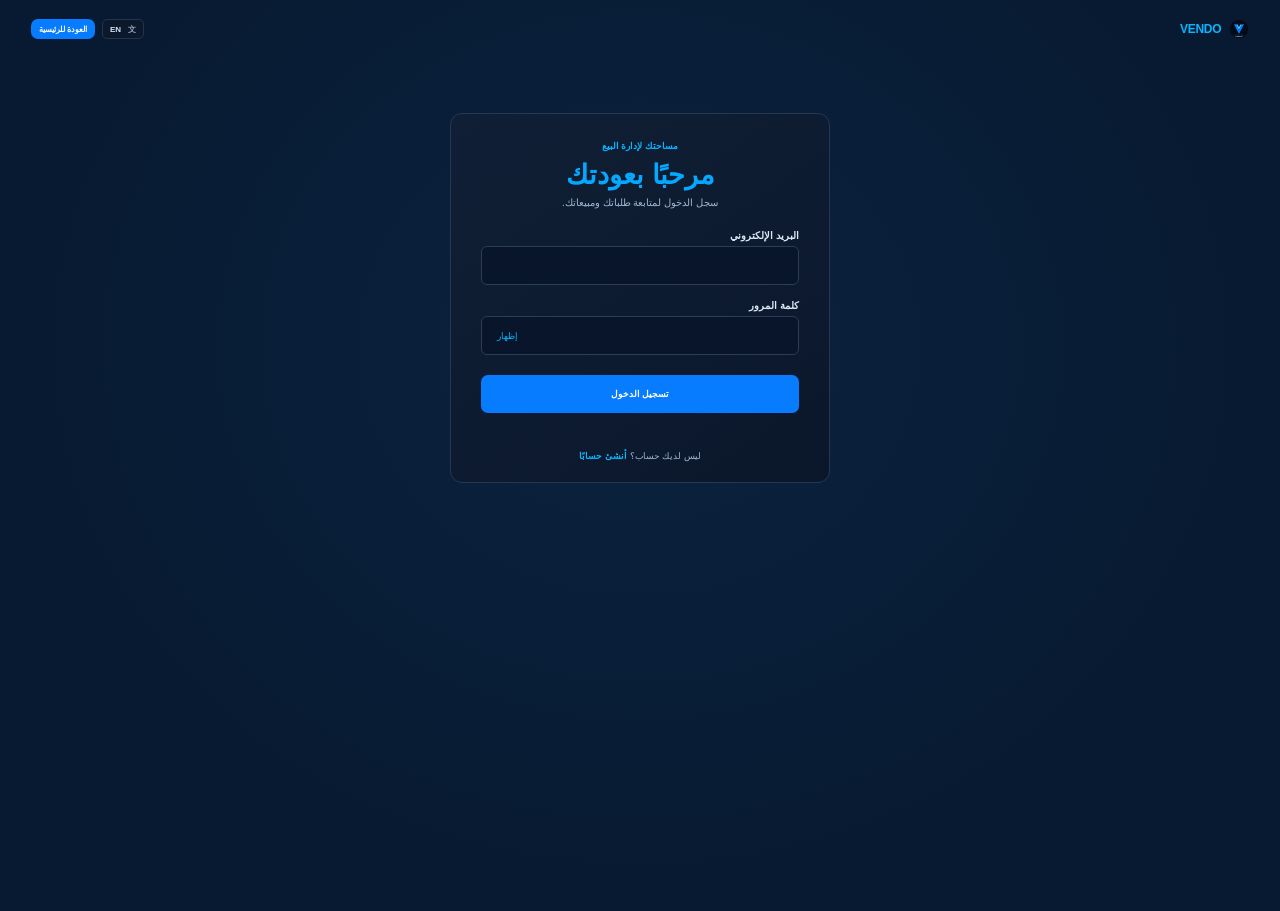
<file: login.html>
<!doctype html>
<html lang="ar" dir="rtl">
  <head>
    <meta charset="UTF-8" />
    <meta name="viewport" content="width=device-width, initial-scale=1.0" />
    <meta name="theme-color" content="#071a31" />
    <meta name="description" content="سجّل الدخول إلى حساب Vendo الخاص بك." />
    <title>Vendo — البيع بذكاء</title>
    <link rel="stylesheet" href="css/styles.css" />
    <script src="js/app.js" defer></script>
  </head>
  <body class="vendo-page login-page">
    <header class="topbar">
      <a class="brand" href="index.html" aria-label="Vendo home"><span>VENDO</span><img class="brand-mark" src="assets/vendo-logo.svg" alt="" /></a>
      <div class="topbar-actions">
        <button class="language-toggle" type="button" data-language-toggle aria-label="Switch language">EN <span>文</span></button>
        <a class="top-login" href="index.html" data-i18n="back">العودة للرئيسية</a>
      </div>
    </header>
    <main class="login-main">
      <section class="login-card">
        <p class="intro-kicker" data-i18n="login-kicker">مساحتك لإدارة البيع</p>
        <h1 data-i18n="login-title">مرحبًا بعودتك</h1>
        <p class="login-description" data-i18n="login-description">سجل الدخول لمتابعة طلباتك ومبيعاتك.</p>

        <form class="login-form" data-login-form novalidate>
          <label for="login-email" data-i18n="email-label">البريد الإلكتروني</label>
          <input id="login-email" name="email" type="email" autocomplete="email" required />

          <label for="login-password" data-i18n="password-label">كلمة المرور</label>
          <div class="password-field">
            <input id="login-password" name="password" type="password" autocomplete="current-password" required />
            <button class="show-password" type="button" data-password-toggle data-password-target="login-password" aria-label="Show password">إظهار</button>
          </div>

          <button class="primary-button login-submit" type="submit" data-i18n="login">تسجيل الدخول</button>
          <p class="form-message" data-auth-message aria-live="polite"></p>
        </form>

        <p class="signup-prompt">
          <span data-i18n="no-account">ليس لديك حساب؟</span>
          <a href="signup.html" data-i18n="create-account">أنشئ حسابًا</a>
        </p>
      </section>
    </main>
  </body>
</html>
</file>
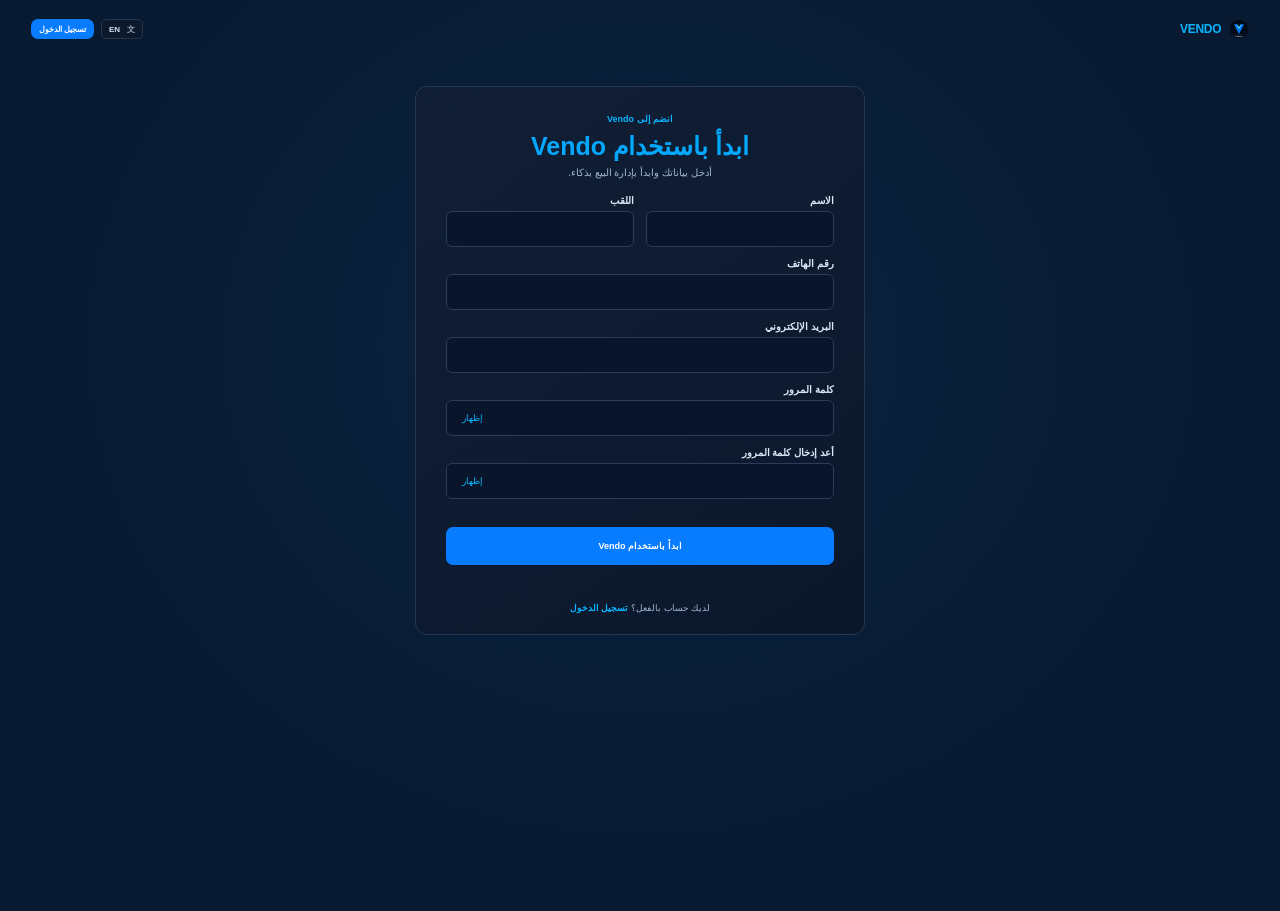
<file: signup.html>
<!doctype html>
<html lang="ar" dir="rtl">
  <head>
    <meta charset="UTF-8" />
    <meta name="viewport" content="width=device-width, initial-scale=1.0" />
    <meta name="theme-color" content="#071a31" />
    <meta name="description" content="أنشئ حساب Vendo وابدأ بإدارة مبيعاتك." />
    <title>Vendo — البيع بذكاء</title>
    <link rel="stylesheet" href="css/styles.css" />
    <script src="js/app.js" defer></script>
  </head>
  <body class="vendo-page login-page signup-page">
    <header class="topbar">
      <a class="brand" href="index.html" aria-label="Vendo home"><span>VENDO</span><img class="brand-mark" src="assets/vendo-logo.svg" alt="" /></a>
      <div class="topbar-actions">
        <button class="language-toggle" type="button" data-language-toggle aria-label="Switch language">EN <span>文</span></button>
        <a class="top-login" href="login.html" data-i18n="login">تسجيل الدخول</a>
      </div>
    </header>
    <main class="login-main signup-main">
      <section class="login-card signup-card">
        <p class="intro-kicker" data-i18n="signup-kicker">انضم إلى Vendo</p>
        <h1 data-i18n="signup-title">ابدأ باستخدام Vendo</h1>
        <p class="login-description signup-description" data-i18n="signup-description">أدخل بياناتك وابدأ بإدارة البيع بذكاء.</p>

        <form class="login-form signup-form" data-signup-form novalidate>
          <div class="signup-name-row">
            <div class="signup-field">
              <label for="signup-first-name" data-i18n="first-name">الاسم</label>
              <input id="signup-first-name" name="firstName" type="text" autocomplete="given-name" required />
            </div>
            <div class="signup-field">
              <label for="signup-last-name" data-i18n="last-name">اللقب</label>
              <input id="signup-last-name" name="lastName" type="text" autocomplete="family-name" required />
            </div>
          </div>

          <label for="signup-phone" data-i18n="phone">رقم الهاتف</label>
          <input id="signup-phone" name="phone" type="tel" autocomplete="tel" required />

          <label for="signup-email" data-i18n="email-label">البريد الإلكتروني</label>
          <input id="signup-email" name="email" type="email" autocomplete="email" required />

          <label for="signup-password" data-i18n="password-label">كلمة المرور</label>
          <div class="password-field">
            <input id="signup-password" name="password" type="password" autocomplete="new-password" required />
            <button class="show-password" type="button" data-password-toggle data-password-target="signup-password" aria-label="Show password">إظهار</button>
          </div>

          <label for="signup-confirm-password" data-i18n="confirm-password">أعد إدخال كلمة المرور</label>
          <div class="password-field">
            <input id="signup-confirm-password" name="confirmPassword" type="password" autocomplete="new-password" required />
            <button class="show-password" type="button" data-password-toggle data-password-target="signup-confirm-password" aria-label="Show password">إظهار</button>
          </div>

          <p class="password-match" data-password-match aria-live="polite"></p>
          <button class="primary-button login-submit" type="submit" data-i18n="signup-title">ابدأ باستخدام Vendo</button>
          <p class="form-message" data-auth-message aria-live="polite"></p>
        </form>

        <p class="signup-prompt">
          <span data-i18n="has-account">لديك حساب بالفعل؟</span>
          <a href="login.html" data-i18n="login">تسجيل الدخول</a>
        </p>
      </section>
    </main>
  </body>
</html>
</file>
<file: css/styles.css>
:root {
  color-scheme: dark;
  --background: #071a31;
  --surface: #0d1b32;
  --surface-hover: #11243e;
  --cyan: #04a9ff;
  --cyan-bright: #08b5ff;
  --text: #f5f8ff;
  --muted: #a0b6d0;
  --border: #263752;
  --arabic: "Cairo", "Tahoma", "Arial", sans-serif;
  --latin: "Inter", "Arial", sans-serif;
}

* { box-sizing: border-box; }
html { min-height: 100%; scroll-behavior: smooth; }
body { margin: 0; background: radial-gradient(ellipse at 50% 38%, #0b2340 0%, var(--background) 68%); color: var(--text); font-family: var(--arabic); -webkit-font-smoothing: antialiased; }
a { color: inherit; text-decoration: none; }
button, input { font: inherit; }
html { scrollbar-width: thin; scrollbar-color: #1679c9 #0a1527; }
*::-webkit-scrollbar { width: 10px; height: 10px; }
*::-webkit-scrollbar-track { background: #0a1527; }
*::-webkit-scrollbar-thumb { min-height: 36px; border: 2px solid #0a1527; border-radius: 10px; background: #1679c9; }
*::-webkit-scrollbar-thumb:hover { background: #20a4f2; }
*::-webkit-scrollbar-corner { background: #0a1527; }
.vendo-page { min-height: 0; }
.topbar { height: 47px; display: flex; align-items: center; justify-content: space-between; padding: 0 2.4%; }
.brand { display: inline-flex; align-items: center; gap: 8px; direction: ltr; color: var(--cyan-bright); font: 800 12px var(--latin); letter-spacing: -.3px; }
.brand-mark { width: 20px; height: 20px; display: block; flex: 0 0 auto; border: 0; border-radius: 50%; object-fit: cover; }
.topbar-actions { display: flex; align-items: center; gap: 7px; }
.language-toggle { height: 20px; padding: 0 7px; border: 1px solid #25344a; border-radius: 5px; background: #0c192c; color: #d5e4f6; font: 600 8px var(--latin); cursor: pointer; }
.language-toggle span { margin-left: 5px; color: #92a5ba; }
.top-login, .primary-button { display: inline-flex; align-items: center; justify-content: center; border: 0; border-radius: 7px; color: white; background: #087cff; font-weight: 700; }
.top-login { min-height: 20px; padding: 0 8px; font-size: 8px; }
.top-login:hover, .primary-button:hover { background: #1688ff; }
.landing-main { max-width: 1100px; margin: 0 auto; padding: 13px 2px 0; }
.intro { text-align: center; max-width: 690px; margin: 0 auto; }
.intro-kicker { margin: 0 0 6px; color: var(--cyan-bright); font-size: 9px; font-weight: 600; }
.intro h1 { margin: 0 auto 9px; color: var(--cyan); font-size: clamp(26px, 5vw, 39px); line-height: 1.34; font-weight: 800; letter-spacing: -.5px; }
.intro-description { max-width: 460px; margin: 0 auto; color: var(--muted); font-size: 9px; line-height: 1.95; font-weight: 400; }
.primary-button { min-width: 54px; min-height: 21px; padding: 0 18px; margin-top: 15px; font-size: 9px; cursor: pointer; transition: background .18s, transform .18s; }
.primary-button:hover { transform: translateY(-1px); }
.social-links { display: flex; direction: ltr; justify-content: center; flex-wrap: wrap; gap: 7px; margin: 22px auto 0; }
.social-links a, .social-links .social-link-chip { min-width: 49px; min-height: 20px; display: inline-flex; align-items: center; justify-content: center; gap: 5px; padding: 0 9px; border: 1px solid #263852; border-radius: 15px; color: #a9bbd2; font: 500 7px var(--latin); transition: border-color .2s, color .2s, background .2s; }
.social-links a:hover { border-color: var(--cyan); color: white; background: #0c2542; }
.social-links .social-link-chip { cursor: default; }
.social-icon { color: var(--cyan-bright); font: 700 10px var(--latin); }
.instagram-icon { font-size: 13px; line-height: 1; }
.whatsapp-icon { font-size: 9px; }
.features { display: grid; grid-template-columns: repeat(4, minmax(0, 1fr)); gap: 8px; direction: rtl; margin: 32px auto 0; }
.feature-card { min-height: 104px; position: relative; padding: 38px 11px 10px; border: 1px solid var(--border); border-radius: 10px; background: linear-gradient(145deg, #111e34, #0a172b); text-align: right; transition: transform .12s ease-out, border-color .12s ease-out; }
.feature-card:hover { transform: translateY(-2px); border-color: #1674ae; }
.feature-icon { position: absolute; top: 12px; right: 12px; width: 20px; height: 20px; display: grid; place-items: center; border-radius: 50%; background: var(--cyan); color: white; }
.feature-icon svg { width: 12px; height: 12px; fill: none; stroke: currentColor; stroke-width: 1.7; stroke-linecap: round; stroke-linejoin: round; }
.feature-card h2 { margin: 0 0 5px; color: #f2f6ff; font-size: 9px; line-height: 1.6; font-weight: 700; }
.feature-card p { margin: 0; color: #9db2cc; font-size: 7px; line-height: 1.9; }
.page-footer { max-width: 1100px; margin: 0 auto; padding: 0 2px 12px; display: flex; justify-content: space-between; color: #637a97; font: 8px var(--latin); }
.page-footer [data-i18n] { font-family: var(--arabic); }

/* Sign-in */
.login-main { min-height: calc(100vh - 47px); display: grid; place-items: start center; padding: 55px 20px 70px; }
.login-page { min-height: 100vh; }
.login-card { width: min(100%, 380px); padding: 27px 30px 21px; border: 1px solid var(--border); border-radius: 12px; background: linear-gradient(145deg, #111f36, #0a172b); }
.login-card > .intro-kicker { text-align: center; margin-bottom: 8px; }
.login-card > h1 { margin: 0; color: var(--cyan); text-align: center; font-size: 27px; font-weight: 800; }
.login-description { margin: 6px 0 22px; color: var(--muted); text-align: center; font-size: 10px; }
.login-form { display: flex; flex-direction: column; }
.login-form label { margin: 0 0 5px; color: #dbe7f5; font-size: 10px; font-weight: 600; }
.login-form input { width: 100%; height: 39px; padding: 0 11px; outline: none; border: 1px solid #2b3d58; border-radius: 6px; background: #08152a; color: var(--text); font-family: var(--latin); font-size: 11px; text-align: left; }
.login-form input:focus { border-color: var(--cyan); box-shadow: 0 0 0 2px #04a9ff20; }
.login-form input::placeholder { color: #657993; }
.login-form > label:not(:first-child) { margin-top: 15px; }
.password-field { position: relative; }
.password-field input { padding-left: 53px; }
.show-password { position: absolute; top: 0; bottom: 0; left: 10px; border: 0; background: transparent; color: var(--cyan-bright); font-size: 9px; cursor: pointer; }
.login-submit { width: 100%; min-height: 38px; margin-top: 20px; font-family: var(--arabic); }
.form-message { min-height: 16px; margin: 9px 0 0; color: #ffc278; text-align: center; font-size: 9px; }
.signup-prompt { margin: 13px 0 0; color: var(--muted); text-align: center; font-size: 9px; }
.signup-prompt a { color: var(--cyan-bright); font-weight: 700; }
.signup-prompt a:hover { text-decoration: underline; }
.signup-main { padding-top: 28px; padding-bottom: 38px; }
.signup-card { width: min(100%, 450px); }
.signup-card > h1 { font-size: 25px; }
.signup-description { margin-bottom: 17px; }
.signup-name-row { display: grid; grid-template-columns: repeat(2, minmax(0, 1fr)); gap: 12px; }
.signup-field { min-width: 0; display: flex; flex-direction: column; }
.signup-form > label { margin-top: 11px !important; }
.signup-form .signup-name-row + label { margin-top: 11px; }
.signup-form input { height: 36px; }
.signup-form .password-field input { padding-left: 54px; }
.password-match { min-height: 15px; margin: 5px 0 -7px; color: #ff8b8b; font-size: 9px; }
.password-match.is-match { color: #70d6a0; }
.signup-form .login-submit { margin-top: 15px; }
/* Store dashboard */
.dashboard-page { min-height: 100vh; background: #070f1e; }
.dashboard-layout { min-height: 100vh; display: flex; direction: rtl; }
.dashboard-sidebar { position: sticky; top: 0; width: 268px; height: 100vh; flex: 0 0 268px; min-height: 100vh; display: flex; flex-direction: column; padding: 22px 7px 9px; border-left: 1px solid #1d2a40; background: #0b1527; }
.dashboard-brand { display: flex; align-items: center; gap: 12px; min-height: 52px; padding: 0 5px; direction: ltr; }
.dashboard-brand .brand-mark { width: 48px; height: 48px; font-size: 21px; font-weight: 800; }
.dashboard-brand > span:last-child { display: flex; flex-direction: column; gap: 3px; }
.dashboard-brand strong { color: var(--cyan-bright); font: 800 19px var(--latin); }
.dashboard-brand small { color: #879ab2; font: 9px var(--arabic); direction: rtl; text-align: right; }
.dashboard-nav { min-height: 0; flex: 1; display: flex; flex-direction: column; gap: 2px; overflow-y: auto; margin-top: 30px; }
.dashboard-nav { scrollbar-width: thin; scrollbar-color: #30425e transparent; }
.dashboard-nav::-webkit-scrollbar { width: 5px; }
.dashboard-nav::-webkit-scrollbar-track { background: transparent; }
.dashboard-nav::-webkit-scrollbar-thumb { border: 0; background: #30425e; }
.dashboard-nav::-webkit-scrollbar-thumb:hover { background: #466486; }
.dashboard-nav-link, .dashboard-logout { min-height: 48px; flex: 0 0 48px; padding: 0 12px; display: flex; align-items: center; gap: 11px; border: 1px solid transparent; border-radius: 12px; color: #98abc3; font-size: 14px; font-weight: 500; transition: background .18s, color .18s, border-color .18s; }
.dashboard-nav-link:hover, .dashboard-logout:hover { color: #f1f6ff; background: #142139; }
.dashboard-nav-link.active { color: #eff6ff; background: #1a2941; border-color: #123e72; }
.nav-icon { width: 20px; flex: 0 0 20px; color: #96a4b7; text-align: center; font: 700 19px/1 var(--latin); }
.nav-icon svg { display: block; width: 19px; height: 19px; fill: none; stroke: currentColor; stroke-width: 1.8; stroke-linecap: round; stroke-linejoin: round; }
.dashboard-nav-link.active .nav-icon { color: #d8e6f6; }
.dashboard-logout { margin-top: 8px; color: #e2eaf5; }
.dashboard-main { flex: 1; min-width: 0; }
.dashboard-header { height: 73px; padding: 0 42px; display: flex; align-items: center; justify-content: space-between; border-bottom: 1px solid #1d2a40; }
.dashboard-header h1 { margin: 0; color: #f3f6fc; font-size: 21px; font-weight: 700; }
.dashboard-menu-toggle { width: 38px; height: 38px; flex: 0 0 38px; display: grid; place-items: center; padding: 8px; border: 1px solid #24344d; border-radius: 9px; background: #111d31; color: #e7f1fd; cursor: pointer; }
.dashboard-menu-toggle svg { width: 20px; height: 20px; fill: none; stroke: currentColor; stroke-width: 1.8; stroke-linecap: round; }
.dashboard-backdrop { display: none; }
.dashboard-sidebar { overflow: hidden; transition: width .14s ease-out, flex-basis .14s ease-out, padding .14s ease-out; }
.dashboard-sidebar.is-collapsed { width: 0; flex-basis: 0; padding-left: 0; padding-right: 0; border-left: 0; }
.dashboard-language { height: 38px; padding: 0 15px; border-radius: 20px; font-size: 12px; }
.dashboard-language span { font-size: 15px; }
.dashboard-empty { min-height: 234px; margin: 35px 42px; padding: 34px; display: grid; place-items: center; border: 1px solid #202e44; border-radius: 20px; background: linear-gradient(145deg, #101c31, #0b1629); text-align: center; }
.dashboard-empty h2 { margin: 0 0 14px; color: #f5f7fb; font-size: 21px; font-weight: 700; }
.dashboard-empty p { max-width: 510px; margin: 0 auto; color: #91a6c0; font-size: 14px; line-height: 1.8; }
.dashboard-empty-link { display: inline-flex; margin-top: 19px; padding: 9px 15px; border-radius: 8px; color: white; background: #087cff; font-size: 12px; font-weight: 700; }
.dashboard-content { padding: 27px 42px 40px; }
.overview-content { display: flex; flex-direction: column; gap: 20px; }
.overview-stats { display: grid; grid-template-columns: repeat(3, minmax(0, 1fr)); gap: 15px; }
.overview-stat { min-width: 0; min-height: 95px; padding: 17px 19px; display: flex; flex-direction: column; justify-content: space-between; gap: 12px; border: 1px solid #202e44; border-radius: 15px; background: linear-gradient(145deg, #111e33, #0b1629); color: #91a6c0; font-size: 12px; }
.overview-stat strong { overflow-wrap: anywhere; color: #f5f7fb; font: 700 23px var(--latin); }
.overview-charts { display: grid; grid-template-columns: repeat(2, minmax(0, 1fr)); gap: 16px; }
.overview-chart-panel { min-width: 0; min-height: 275px; overflow: hidden; border: 1px solid #202e44; border-radius: 16px; background: #0b1629; }
.overview-chart-heading { padding: 18px 20px 14px; border-bottom: 1px solid #202e44; }
.overview-chart-heading h2 { margin: 0 0 5px; color: #f2f6ff; font-size: 15px; }
.overview-chart-heading p { margin: 0; color: #8298b2; font-size: 11px; }
.overview-chart { min-height: 225px; padding: 15px 19px; display: flex; align-items: stretch; justify-content: flex-start; gap: 12px; overflow-x: auto; }
.overview-chart-row { width: 100%; height: 190px; min-width: 58px; flex: 1 0 58px; display: flex; flex-direction: column; align-items: center; gap: 8px; }
.overview-chart-label { width: 100%; overflow: hidden; color: #c7d5e7; font-size: 10px; text-align: center; text-overflow: ellipsis; white-space: nowrap; }
.overview-chart-track { width: 25px; min-height: 0; flex: 1; display: flex; align-items: flex-end; overflow: hidden; border-radius: 9px; background: #172740; }
.overview-chart-bar { width: 100%; height: 0; display: block; min-height: 0; border-radius: inherit; background: linear-gradient(0deg, #087cff, #04b4ff); transition: height .2s ease-out; }
.overview-chart-bar.is-negative { background: linear-gradient(0deg, #d94b65, #ff8294); }
.overview-chart-metrics { width: 100%; min-height: 15px; display: flex; align-items: center; justify-content: center; gap: 5px; }
.overview-chart-value { color: #edf5ff; font: 600 10px var(--latin); text-align: end; }
.overview-chart-share { display: inline-flex; align-items: center; justify-content: flex-end; gap: 2px; color: #53d9a0; font: 700 9px var(--latin); white-space: nowrap; }
.overview-chart-arrow { font: 800 12px/1 var(--latin); }
.overview-chart-empty { margin: 0; color: #8298b2; font-size: 12px; text-align: center; }
.connections-description { margin: 0 0 31px; color: #8ea6c2; font-size: 15px; line-height: 1.8; }
.connection-grid { display: grid; grid-template-columns: repeat(4, minmax(0, 1fr)); gap: 18px; }
.connection-card { min-height: 305px; padding: 21px 22px 19px; display: flex; flex-direction: column; align-items: flex-start; border: 1px solid #202e44; border-radius: 20px; background: linear-gradient(145deg, #111e33, #0b1629); }
.connection-icon { height: 38px; margin-bottom: 17px; font: 700 34px/1 var(--latin); }
.instagram-color { color: #0785ff; }
.facebook-color { color: #0785ff; }
.tiktok-color { color: #0785ff; }
.website-color { color: #0785ff; }
.connection-card h2 { margin: 0 0 4px; font-size: 18px; font-weight: 700; }
.connection-type { margin: 0; color: #8ea6c2; font-size: 13px; }
.connection-requirement { min-height: 48px; margin: 18px 0 17px; color: #839bb7; font-size: 12px; line-height: 1.8; }
.connect-button { width: 100%; min-height: 43px; margin-top: auto; display: inline-flex; align-items: center; justify-content: center; gap: 8px; border: 0; border-radius: 14px; color: white; background: #087cff; font-size: 13px; font-weight: 700; white-space: nowrap; cursor: pointer; }
.connect-button:hover { background: #1688ff; }
.website-form { width: 100%; display: flex; align-items: center; gap: 9px; margin-top: auto; }
.website-form input { width: 0; min-width: 0; flex: 1; height: 43px; padding: 0 13px; border: 1px solid #20314b; border-radius: 14px; outline: 0; background: #0a1527; color: #ecf4ff; font: 13px var(--latin); direction: ltr; }
.website-form input:focus { border-color: #087cff; }
.website-form input::placeholder { color: #8498b1; }
.website-save { width: auto; min-width: 64px; margin: 0; padding: 0 15px; }
.connection-message { min-height: 19px; margin: 11px 2px 0; color: #ffc278; font-size: 12px; }
.manychat-note { min-height: 145px; margin-top: 9px; padding: 27px; border: 1px solid #202e44; border-radius: 20px; background: linear-gradient(145deg, #111e33, #0b1629); }
.manychat-note h2 { margin: 0 0 12px; font-size: 17px; }
.manychat-note p { margin: 0; color: #8ea6c2; font-size: 13px; line-height: 1.9; }
.visually-hidden { position: absolute; width: 1px; height: 1px; overflow: hidden; clip: rect(0, 0, 0, 0); white-space: nowrap; clip-path: inset(50%); }
.inventory-content { padding-top: 26px; }
.inventory-stats { display: grid; grid-template-columns: repeat(3, minmax(0, 1fr)); gap: 15px; margin-bottom: 20px; }
.inventory-stat { min-height: 91px; padding: 15px 18px; display: flex; flex-direction: column; justify-content: space-between; border: 1px solid #202e44; border-radius: 14px; background: linear-gradient(145deg, #111e33, #0b1629); color: #91a6c0; font-size: 12px; }
.inventory-stat strong { color: #f5f7fb; font: 700 23px var(--latin); }
.inventory-panel { overflow: hidden; border: 1px solid #202e44; border-radius: 16px; background: #0b1629; }
.inventory-panel-heading { padding: 20px 22px 17px; display: flex; align-items: center; justify-content: space-between; gap: 15px; border-bottom: 1px solid #202e44; }
.inventory-panel-heading h2 { margin: 0 0 4px; font-size: 17px; }
.inventory-panel-heading p { margin: 0; color: #8298b2; font-size: 11px; }
.inventory-add-button, .inventory-empty-button { min-height: 38px; padding: 0 14px; display: inline-flex; align-items: center; justify-content: center; gap: 7px; border: 0; border-radius: 9px; color: white; background: #087cff; font-size: 11px; font-weight: 700; white-space: nowrap; cursor: pointer; }
.inventory-add-button:hover, .inventory-empty-button:hover { background: #1688ff; }
.inventory-add-button > span:first-child { font: 20px/1 Arial, sans-serif; }
.inventory-toolbar { padding: 15px 22px; display: flex; gap: 10px; }
.inventory-search { flex: 1; }
.inventory-search input, .inventory-filter select { width: 100%; height: 38px; padding: 0 12px; border: 1px solid #253650; border-radius: 8px; outline: 0; background: #081425; color: #e8f0fc; font: 11px var(--arabic); }
.inventory-form input, .inventory-form select, .account-status-select { width: 100%; height: 38px; padding: 0 10px; border: 1px solid #253650; border-radius: 8px; outline: 0; background: #081425; color: #e8f0fc; font: 11px var(--arabic); }
.inventory-form input:focus, .inventory-form select:focus, .account-status-select:focus { border-color: #087cff; }
.account-status-select { min-width: 130px; }
.inventory-search input { direction: rtl; }
.inventory-search input:focus, .inventory-filter select:focus { border-color: #087cff; }
.inventory-search input::placeholder { color: #7086a1; }
.inventory-filter { width: 160px; }
.inventory-filter select { cursor: pointer; }
.inventory-message { min-height: 0; margin: 0; padding: 0 22px; color: #ffbe74; font-size: 11px; }
.inventory-message:not(:empty) { padding-bottom: 12px; }
.inventory-table-wrap { overflow-x: auto; }
.inventory-table { width: 100%; border-collapse: collapse; text-align: right; }
.inventory-table th { padding: 12px 15px; border-top: 1px solid #202e44; border-bottom: 1px solid #202e44; background: #0e1a2e; color: #8298b2; font-size: 10px; font-weight: 600; white-space: nowrap; }
.inventory-table td { padding: 12px 15px; border-bottom: 1px solid #1a283d; color: #dce6f3; font-size: 11px; white-space: nowrap; }
.inventory-table tbody tr:last-child td { border-bottom: 0; }
.inventory-product-name { color: #f5f7fb; font-weight: 700; }
.inventory-product-sku { color: #8298b2 !important; direction: ltr; text-align: right; font-family: var(--latin); }
.inventory-status { display: inline-flex; padding: 4px 8px; border-radius: 20px; color: #72d7a2; background: #123326; font-size: 9px; }
.inventory-status.is-low { color: #ffcf72; background: #392d13; }
.inventory-status.is-out { color: #ff9292; background: #3a1c25; }
.inventory-actions { display: flex; gap: 6px; }
.inventory-action { padding: 5px 8px; border: 1px solid #2a3b56; border-radius: 6px; background: transparent; color: #9fb4ce; font-size: 9px; cursor: pointer; }
.inventory-action:hover { border-color: #087cff; color: white; }
.inventory-action.delete:hover { border-color: #a94155; color: #ff9292; }
.inventory-empty { padding: 35px 15px; text-align: center; }
.inventory-empty[hidden], .inventory-modal[hidden] { display: none; }
.inventory-empty h3 { margin: 0 0 6px; font-size: 14px; }
.inventory-empty p { margin: 0; color: #8298b2; font-size: 11px; }
.inventory-empty-button { margin-top: 14px; }
.inventory-modal { position: fixed; z-index: 60; inset: 0; padding: 18px; display: grid; place-items: center; background: #020917c9; }
.inventory-dialog { width: min(100%, 440px); max-height: min(90vh, 650px); overflow-y: auto; padding: 22px; border: 1px solid #263752; border-radius: 15px; background: #0d192c; box-shadow: 0 18px 55px #0008; }
.inventory-dialog-heading { display: flex; align-items: center; justify-content: space-between; margin-bottom: 18px; }
.inventory-dialog-heading h2 { margin: 0; color: #f5f7fb; font-size: 17px; }
.inventory-close { width: 30px; height: 30px; border: 1px solid #2a3b56; border-radius: 8px; background: transparent; color: #dce6f3; font: 22px/1 Arial, sans-serif; cursor: pointer; }
.inventory-form { display: flex; flex-direction: column; }
.inventory-form > label, .inventory-number-row label { margin: 0 0 6px; color: #dbe7f5; font-size: 10px; font-weight: 600; }
.inventory-form > input, .inventory-number-row input { width: 100%; height: 38px; margin-bottom: 13px; padding: 0 11px; border: 1px solid #2b3d58; border-radius: 7px; outline: 0; background: #081425; color: #f5f8ff; font-size: 11px; }
.inventory-form input:focus { border-color: #087cff; }
.inventory-number-row { display: grid; grid-template-columns: 1fr 1fr; gap: 12px; }
.inventory-number-row > div { min-width: 0; display: flex; flex-direction: column; }
.inventory-number-row input { direction: ltr; }
.inventory-form-actions { display: flex; justify-content: flex-start; gap: 9px; margin-top: 5px; }
.inventory-form-actions .inventory-add-button { font-family: var(--arabic); }
.inventory-cancel { min-height: 38px; padding: 0 15px; border: 1px solid #2a3b56; border-radius: 9px; background: transparent; color: #c4d1e2; font-size: 11px; cursor: pointer; }
.inventory-cancel:hover { background: #15243b; }

@media (min-width: 900px) {
  .topbar { height: 58px; }
  .landing-main { padding-top: 12px; }
  .features { margin-top: 32px; }
}
@media (max-width: 600px) {
  .topbar { height: 48px; padding: 0 13px; }
  .landing-main { padding: 27px 13px 0; }
  .intro { max-width: 440px; }
  .intro-kicker { font-size: 10px; margin-bottom: 8px; }
  .intro h1 { font-size: clamp(25px, 7.4vw, 34px); line-height: 1.45; margin-bottom: 11px; }
  .desktop-break { display: none; }
  .intro-description { max-width: 420px; font-size: 10px; line-height: 2; }
  .primary-button { min-height: 34px; min-width: 86px; margin-top: 17px; font-size: 10px; }
  .social-links { gap: 6px; margin-top: 20px; }
  .social-links a, .social-links .social-link-chip { min-height: 25px; padding: 0 8px; font-size: 8px; }
  .features { grid-template-columns: repeat(2, minmax(0, 1fr)); gap: 9px; margin-top: 28px; }
  .feature-card { min-height: 120px; padding: 43px 12px 12px; }
  .feature-icon { top: 12px; right: 12px; width: 23px; height: 23px; }
  .feature-icon svg { width: 14px; height: 14px; }
  .feature-card h2 { font-size: 10px; }
  .feature-card p { font-size: 8px; line-height: 1.85; }
  .page-footer { padding: 0 13px 12px; font-size: 7px; }
  .login-main { min-height: calc(100vh - 48px); padding: 38px 17px; }
  .login-card { padding: 26px 21px 20px; }
  .signup-main { padding-top: 24px; padding-bottom: 30px; }
  .signup-card { padding: 21px 21px 17px; }
}
@media (max-width: 900px) {
  .dashboard-layout { flex-direction: column; }
  .dashboard-sidebar { position: fixed; z-index: 41; top: 0; right: 0; bottom: 0; width: min(84vw, 320px); flex-basis: auto; height: 100vh; height: 100dvh; min-height: 0; padding: 18px 7px 9px; border-left: 1px solid #1d2a40; transform: translateX(105%); visibility: hidden; transition: transform .14s ease-out, visibility 0s linear .14s; }
  .dashboard-sidebar.is-collapsed { width: min(84vw, 320px); padding-left: 7px; padding-right: 7px; border-left: 1px solid #1d2a40; }
  .dashboard-sidebar.is-open { transform: translateX(0); visibility: visible; transition-delay: 0s; }
  .dashboard-brand { min-height: 48px; }
  .dashboard-brand .brand-mark { width: 40px; height: 40px; font-size: 18px; }
  .dashboard-brand strong { font-size: 17px; }
  .dashboard-nav { flex: 1; flex-direction: column; overflow-x: hidden; overflow-y: auto; gap: 2px; margin-top: 22px; padding-bottom: 8px; }
  .dashboard-nav-link { min-height: 48px; flex: 0 0 48px; padding: 0 12px; gap: 11px; border-radius: 10px; font-size: 13px; }
  .dashboard-nav-link .nav-icon { width: 18px; flex-basis: 18px; font-size: 17px; }
  .dashboard-nav-link .nav-icon svg, .dashboard-logout .nav-icon svg { width: 18px; height: 18px; }
  .dashboard-logout { min-height: 48px; margin-top: auto; padding: 0 12px; font-size: 12px; }
  .dashboard-backdrop { position: fixed; z-index: 40; inset: 0; display: block; padding: 0; border: 0; background: #020917b8; opacity: 0; visibility: hidden; pointer-events: none; transition: opacity .14s ease-out, visibility 0s linear .14s; }
  .dashboard-menu-active .dashboard-backdrop { opacity: 1; visibility: visible; pointer-events: auto; transition-delay: 0s; }
  .dashboard-header { height: 59px; padding: 0 21px; }
  .dashboard-header h1 { font-size: 17px; }
  .dashboard-content { padding: 22px 21px 28px; }
  .dashboard-empty { min-height: 215px; margin: 22px 21px; padding: 25px; }
  .dashboard-content.overview-content { padding: 18px 21px 25px; gap: 13px; }
  .overview-stats { gap: 8px; }
  .overview-stat { min-height: 78px; padding: 11px 10px; gap: 8px; font-size: 9px; }
  .overview-stat strong { font-size: 17px; }
  .overview-charts { grid-template-columns: 1fr; gap: 12px; }
  .overview-chart-panel { min-height: 240px; }
  .overview-chart-heading { padding: 15px 14px 11px; }
  .overview-chart-heading h2 { font-size: 13px; }
  .overview-chart { min-height: 205px; padding: 12px; gap: 9px; }
  .overview-chart-row { height: 175px; min-width: 54px; flex-basis: 54px; gap: 7px; }
  .overview-chart-label, .overview-chart-value { font-size: 9px; }
  .overview-chart-track { width: 22px; }
  .connection-grid { grid-template-columns: repeat(2, minmax(0, 1fr)); gap: 12px; }
  .connection-card { min-height: 285px; padding: 17px; border-radius: 16px; }
  .connections-description { font-size: 13px; margin-bottom: 20px; }
}
@media (max-width: 520px) {
  .dashboard-sidebar { padding-left: 7px; padding-right: 7px; }
  .dashboard-nav-link { padding: 0 12px; font-size: 12px; }
  .dashboard-header { padding: 0 15px; }
  .dashboard-content { padding: 18px 14px 24px; }
  .dashboard-empty { margin: 15px 14px; min-height: 205px; padding: 20px 16px; }
  .dashboard-empty h2 { font-size: 18px; }
  .dashboard-empty p { font-size: 12px; }
  .connection-grid { grid-template-columns: 1fr; }
  .connection-card { min-height: 252px; }
  .manychat-note { padding: 20px; }
  .manychat-note h2 { font-size: 15px; }
  .inventory-content { padding: 17px 12px 22px; }
  .inventory-stats { gap: 7px; margin-bottom: 12px; }
  .inventory-stat { min-height: 76px; padding: 10px 9px; font-size: 9px; }
  .inventory-stat strong { font-size: 19px; }
  .inventory-panel-heading { padding: 15px 13px; align-items: flex-start; }
  .inventory-panel-heading h2 { font-size: 15px; }
  .inventory-panel-heading p { max-width: 220px; font-size: 9px; line-height: 1.7; }
  .inventory-panel-heading .inventory-add-button { min-height: 35px; padding: 0 9px; font-size: 9px; }
  .inventory-toolbar { padding: 12px; }
  .inventory-filter { width: 125px; }
  .inventory-table { min-width: 620px; }
}
@media (min-width: 521px) and (max-width: 1150px) {
  .connection-grid { grid-template-columns: repeat(2, minmax(0, 1fr)); }
}
@media (max-width: 360px) {
  .social-links { gap: 4px; }
  .social-links a, .social-links .social-link-chip { min-width: auto; padding: 0 6px; font-size: 7px; }
  .feature-card { min-height: 129px; }
}
@media (prefers-reduced-motion: reduce) {
  *, *::before, *::after { scroll-behavior: auto !important; transition-duration: .01ms !important; }
}
</file>
